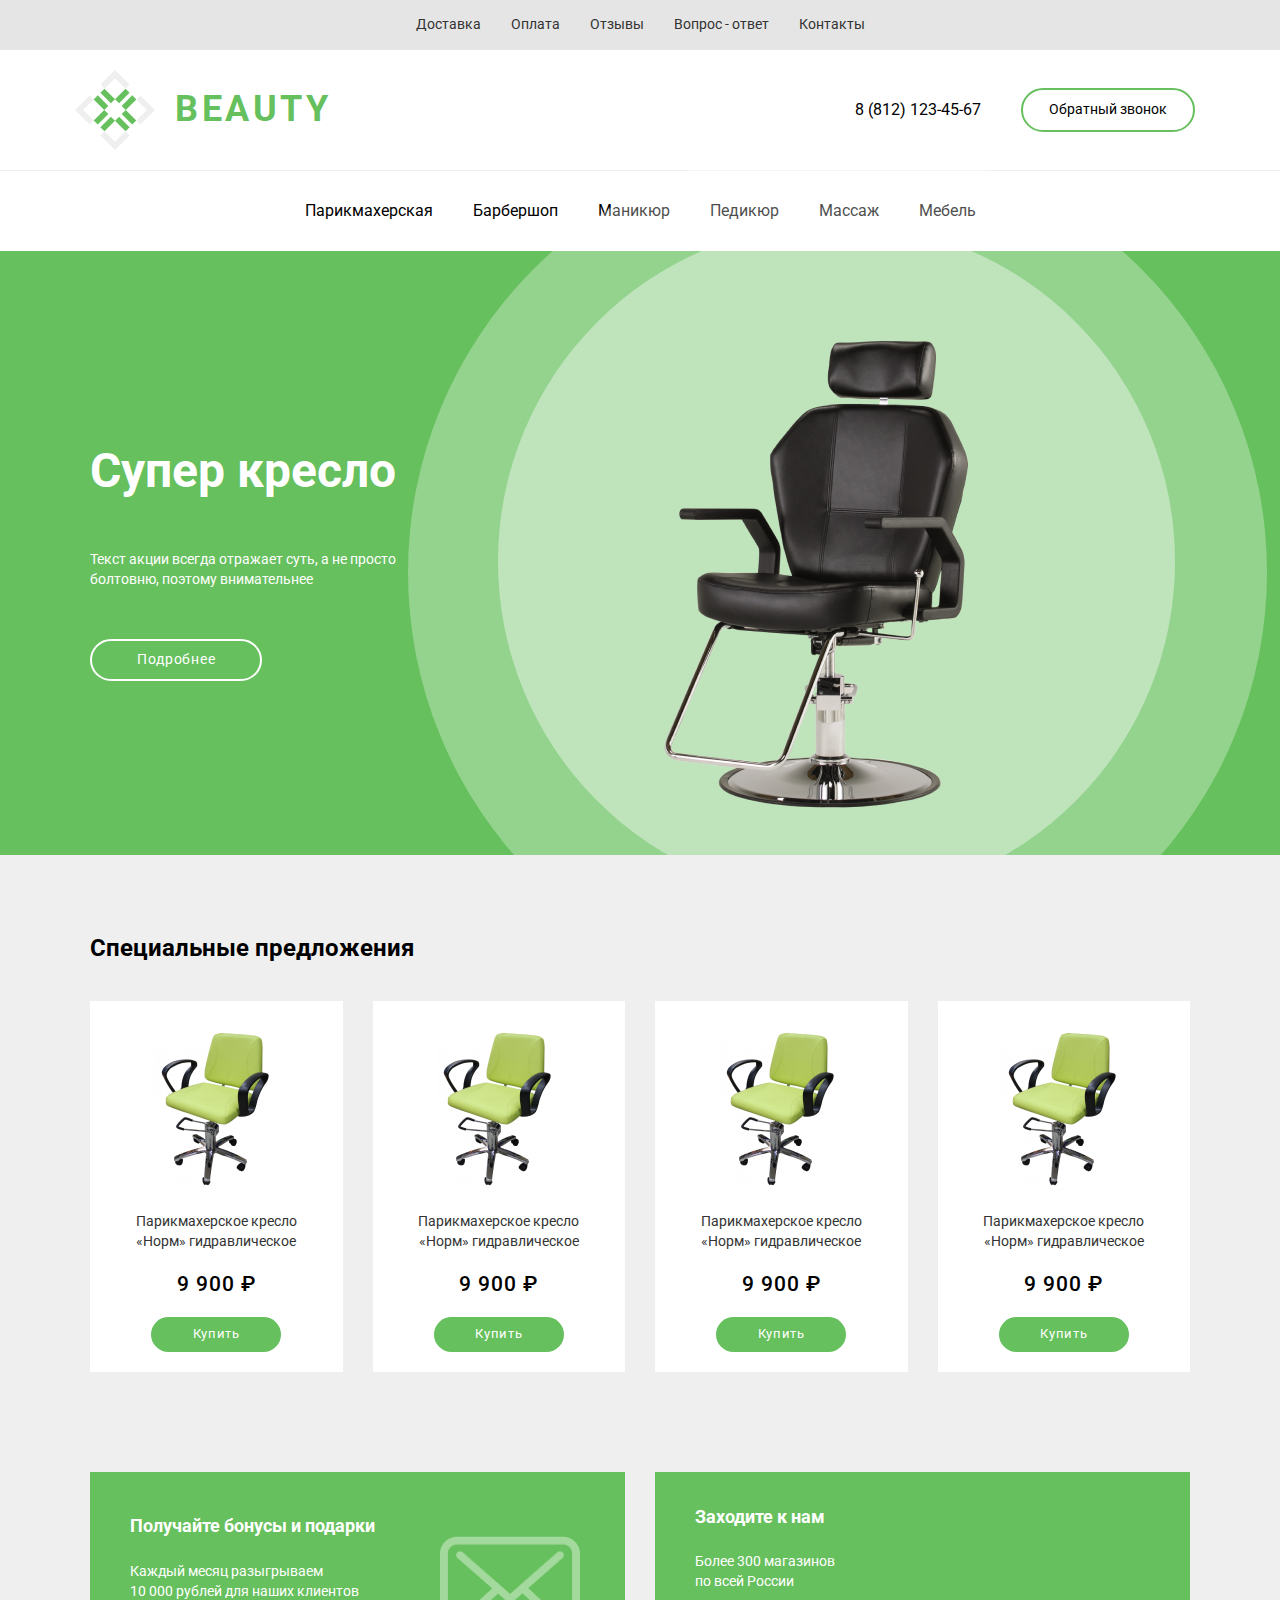
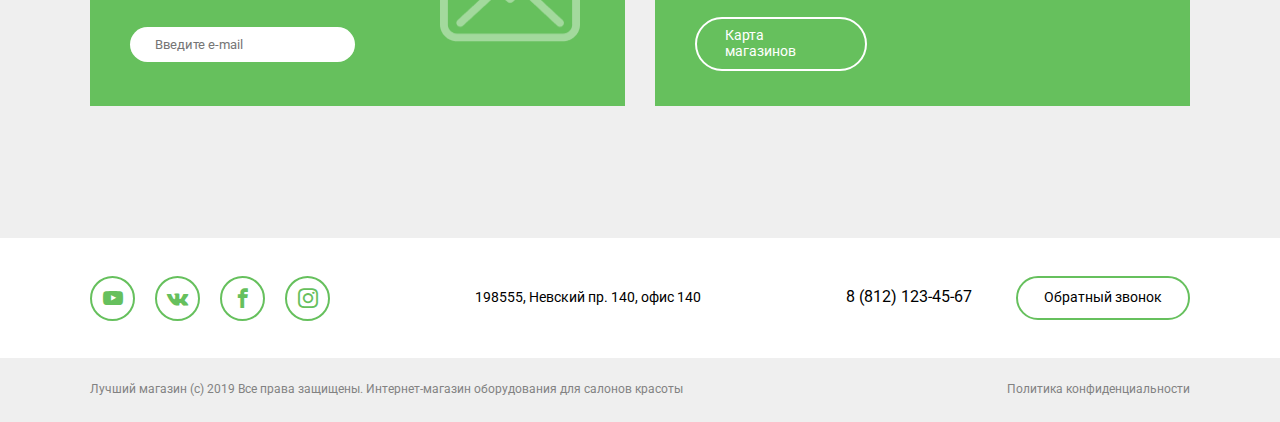
<file: Beauty/index.html>
<!DOCTYPE html>
<html lang="ru">
<head>
	<meta charset="UTF-8">
	<meta http-equiv="X-UA-Compatible" content="IE=edge">
	<meta name="viewport" content="width=device-width, initial-scale=1.0">


	<link rel="preconnect" href="https://fonts.googleapis.com">
	<link rel="preconnect" href="https://fonts.gstatic.com" crossorigin>
	<link href="https://fonts.googleapis.com/css2?family=Roboto:wght@400;500;700&display=swap" rel="stylesheet">


	
	<link rel="stylesheet" href="css/icon-font.css">
	<link rel="stylesheet" href="css/style.css">
	<title>Beauty</title>
</head>
<body>
	<div class="wrapper">
		<header class="header">
			<div class="header__top top-header">
				<div class="top-header__container container">
					<nav class="top-header__menu menu-top">
						<ul class="menu-top__top-header">
							<li class="menu-top__item"><a href="#" class="menu-top-link">Доставка</a></li>
							<li class="menu-top__item"><a href="#" class="menu-top-link">Оплата</a></li>
							<li class="menu-top__item"><a href="#" class="menu-top-link">Отзывы</a></li>
							<li class="menu-top__item"><a href="#" class="menu-top-link">Вопрос - ответ</a></li>
							<li class="menu-top__item"><a href="#" class="menu-top-link">Контакты</a></li>
						</ul>
					</nav>
				</div>
			</div>
			<div class="header__body body-header">
				<div class="body-header__container container">
					<div class="body-header__title">
						<a href="#" class="body-header__logo">
							<img src="icon/header/logo.svg" alt="logo">
						</a>
						<a href="#" class="body-header__name">BEAUTY</a>
					</div>
					<div class="body-header__phone phone-header phone-callback">
						<a href="tel:+78121234567" class="phone-header__number phone-callback__number">8 (812) 123-45-67</a>
						<button type="button" class="phone-header__button phone-callback__button">Обратный звонок</button>
					</div>
					<div class="menu__burger"><span></span></div>
					<div class="forMobile">
						<ul class="menu-forMobile__forMobile-header">
							<li class="menu-top__item"><a href="#" class="menu-top-link">Доставка</a></li>
							<li class="menu-top__item"><a href="#" class="menu-top-link">Оплата</a></li>
							<li class="menu-top__item"><a href="#" class="menu-top-link">Отзывы</a></li>
							<li class="menu-top__item"><a href="#" class="menu-top-link">Вопрос - ответ</a></li>
							<li class="menu-top__item"><a href="#" class="menu-top-link">Контакты</a></li>
							<li class="menu-bottom__item"><a href="#" class="menu-bottom__link">Парикмахерская</a></li>
							<li class="menu-bottom__item"><a href="#" class="menu-bottom__link">Барбершоп</a></li>
							<li class="menu-bottom__item"><a href="#" class="menu-bottom__link">Маникюр</a></li>
							<li class="menu-bottom__item"><a href="#" class="menu-bottom__link">Педикюр</a></li>
							<li class="menu-bottom__item"><a href="#" class="menu-bottom__link">Массаж</a></li>
							<li class="menu-bottom__item"><a href="#" class="menu-bottom__link">Мебель</a></li>
						</ul>
					</div>
				</div>
			</div>
			<div class="header__bottom bottom-header">
				<div class="bottom-header__container container">
					<nav class="bottom-header__menu menu-bottom">
						<ul class="menu-bottom__bottom-header">
							<li class="menu-bottom__item"><a href="#" class="menu-bottom__link">Парикмахерская</a></li>
							<li class="menu-bottom__item"><a href="#" class="menu-bottom__link">Барбершоп</a></li>
							<li class="menu-bottom__item"><a href="#" class="menu-bottom__link">Маникюр</a></li>
							<li class="menu-bottom__item"><a href="#" class="menu-bottom__link">Педикюр</a></li>
							<li class="menu-bottom__item"><a href="#" class="menu-bottom__link">Массаж</a></li>
							<li class="menu-bottom__item"><a href="#" class="menu-bottom__link">Мебель</a></li>
						</ul>
					</nav>
				</div>
			</div>
		</header>
		<main class="main">
			<div class="main__top top-main">
				<div class="top-main__container container">
					<div class="top-main__text text-top">
						<h1 class="text-top__title">Супер кресло</h1>
						<div class="text-top__info">Текст акции всегда отражает суть, а не просто болтовню, поэтому внимательнее</div>
						<div class="text-top__button">
							<a href="" class="text-top__button-link">Подробнее</a>
						</div>
					</div>
					<div class="top-main__img">
						<img src="img/chair.png" class="top-main__img-chair" alt="chair">
						<div class="top-main__img-whiteCircle"></div>
						<div class="top-main__img-greyCircle"></div>
					</div>
				</div>
			</div>
			<div class="main__offers offers-main">
				<div class="offers-main__container container">
					<h2 class="offers-main__title">Специальные предложения</h2>
					<div class="offers-main__body">
						<div class="offers-main__item item-offer">
							<div class="item-offer__img">
								<img src="img/item-chair.png" alt="">
							</div>
							<div class="item-offer__text">
								<div class="item-offer__info">Парикмахерское кресло «Норм» гидравлическое</div>
								<div class="item-offer__price">9 900 ₽</div>
								<button class="item-offer__button">Купить</button>
							</div>
						</div>
						<div class="offers-main__item item-offer">
							<div class="item-offer__img">
								<img src="img/item-chair.png" alt="">
							</div>
							<div class="item-offer__text">
								<div class="item-offer__info">Парикмахерское кресло «Норм» гидравлическое</div>
								<div class="item-offer__price">9 900 ₽</div>
								<button class="item-offer__button">Купить</button>
							</div>
						</div>
						<div class="offers-main__item item-offer">
							<div class="item-offer__img">
								<img src="img/item-chair.png" alt="">
							</div>
							<div class="item-offer__text">
								<div class="item-offer__info">Парикмахерское кресло «Норм» гидравлическое</div>
								<div class="item-offer__price">9 900 ₽</div>
								<button class="item-offer__button">Купить</button>
							</div>
						</div>
						<div class="offers-main__item item-offer">
							<div class="item-offer__img">
								<img src="img/item-chair.png" alt="">
							</div>
							<div class="item-offer__text">
								<div class="item-offer__info">Парикмахерское кресло «Норм» гидравлическое</div>
								<div class="item-offer__price">9 900 ₽</div>
								<button class="item-offer__button">Купить</button>
							</div>
						</div>
					</div>
				</div>
			</div>
			<div class="main__bottom bottom-main">
				<div class="bottom-main__container container">
					<div class="bottom-main__gift gift-bottom">
						<div class="gift-bottom__text">
							<div class="gift-bottom__title title-bottom">Получайте бонусы и подарки</div>
							<div class="gift-bottom__info info-bottom">Каждый месяц разыгрываем <br> 10 000 рублей для наших клиентов</div>
							<input type="text" class="gift-bottom__input" placeholder="Введите e-mail">
						</div>
						<img src="img/envelope.png" alt="" class="gift-bottom__img">
					</div>
					<div class="bottom-main__welcome welcome-bottom">
						<div class="welcome-bottom__text">
							<div class="welcome-bottom__title title-bottom">Заходите к нам</div>
							<div class="welcome-bottom__info info-bottom">Более 300 магазинов по всей России</div>
							<div class="welcome-bottom__button">
								<a href="#" class="welcome-bottom__button-map">Карта магазинов</a>
							</div>
						</div>
					</div>
				</div>
			</div>
		</main>
		<footer class="footer">
			<div class="footer__top top-footer">
				<div class="top-footer__container container">
					<div class="top-footer__social">
						<ul class="top-footer__social-list">
							<li class="top-footer__social-item"><a href="#" class="top-footer__social-link"><span class="icon-youtube"></span></a></li>
							<li class="top-footer__social-item"><a href="#" class="top-footer__social-link"><span class="icon-vk"></span></a></li>
							<li class="top-footer__social-item"><a href="#" class="top-footer__social-link"><span class="icon-facebook"></span></a></li>
							<li class="top-footer__social-item"><a href="#" class="top-footer__social-link"><span class="icon-instagram"></span></a></li>
						</ul>
					</div>
					<div class="top-footer__location">198555, Невский пр. 140, офис 140</div>
					<div class="top-footer__phone phone-footer phone-callback">
						<a href="tel:+78121234567" class="phone-footer__number phone-callback__number">8 (812) 123-45-67</a>
						<button type="button" class="phone-footer__button phone-callback__button">Обратный звонок</button>
					</div>
				</div>
			</div>
			<div class="footer__bottom  bottom-footer">
				<div class="bottom-footer__container container">
					<div class="bottom-footer__allrights">Лучший магазин (с) 2019 Все права защищены. Интернет-магазин оборудования для салонов красоты</div>
					<div class="bottom-footer__politics">Политика конфиденциальности</div>
				</div>
			</div>
		</footer>
	</div>
	<script src = "js/script.js"></script>
</body>
</html>
</file>
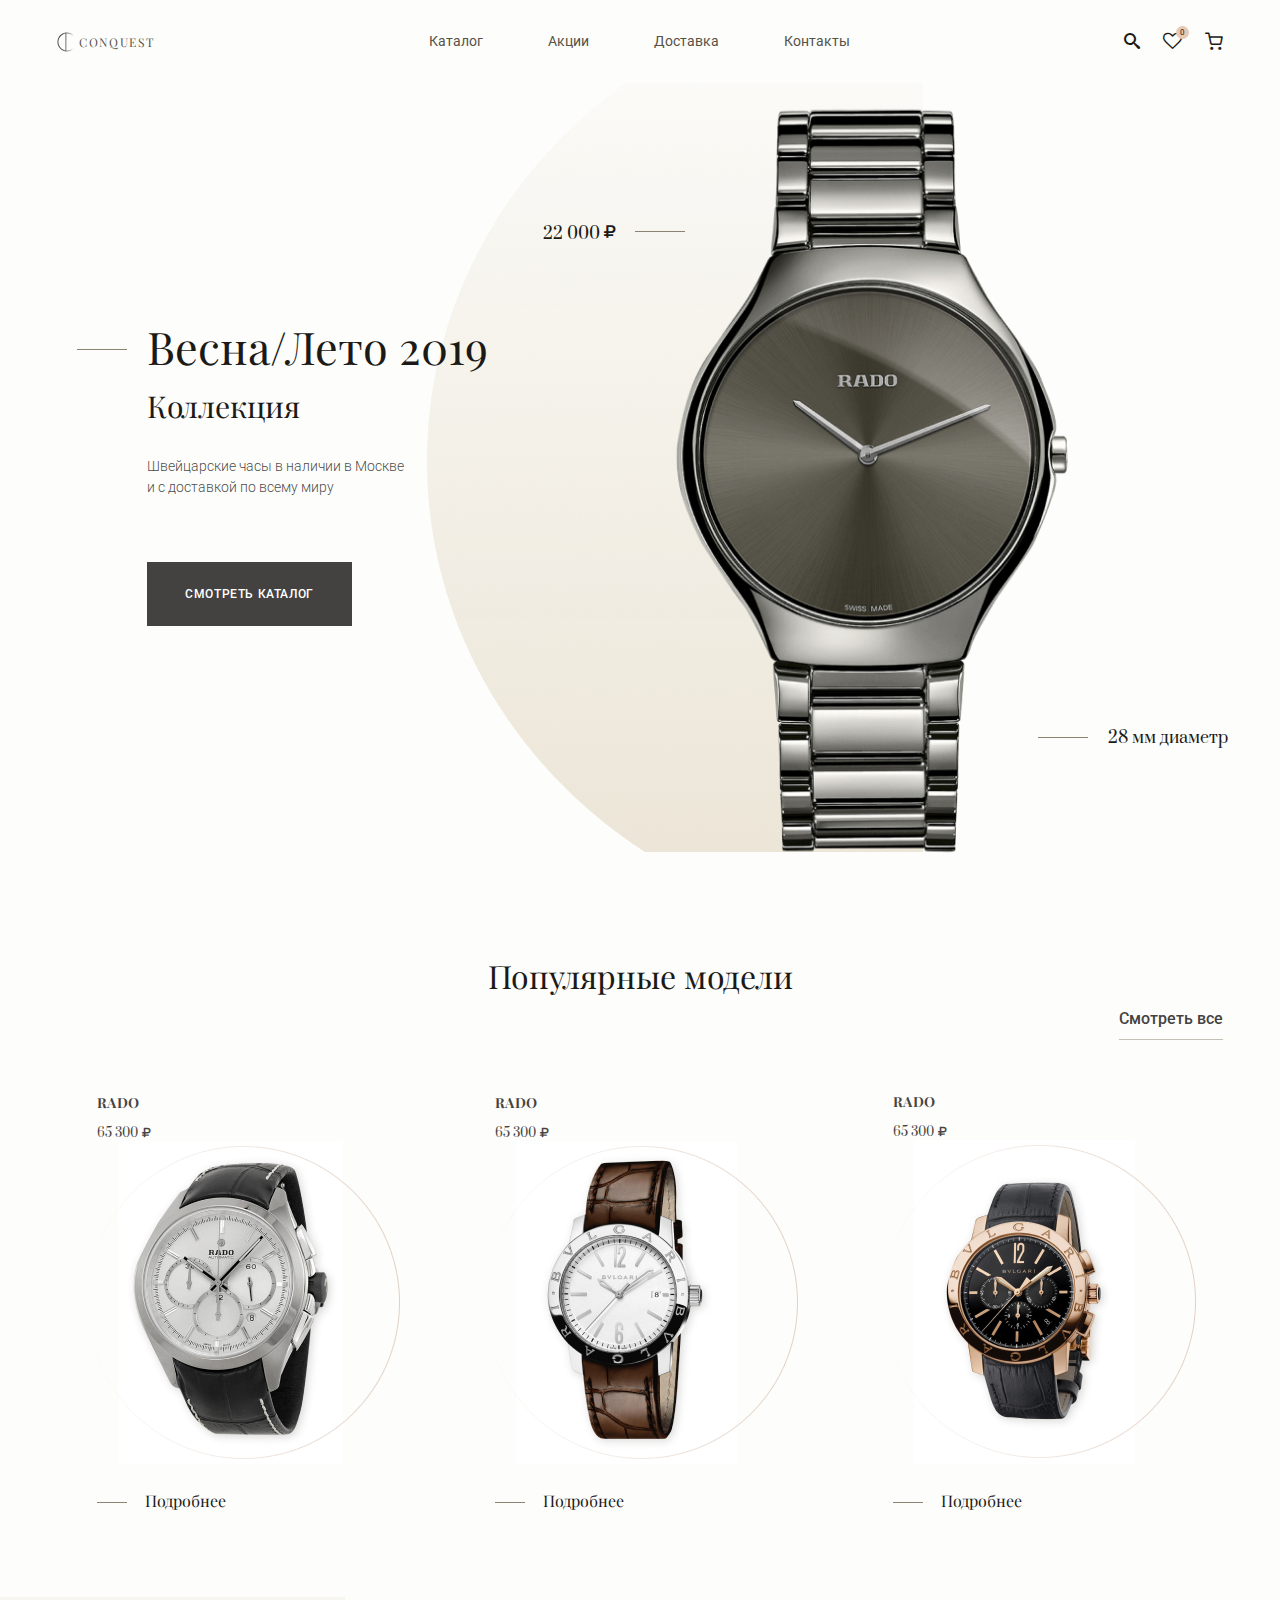
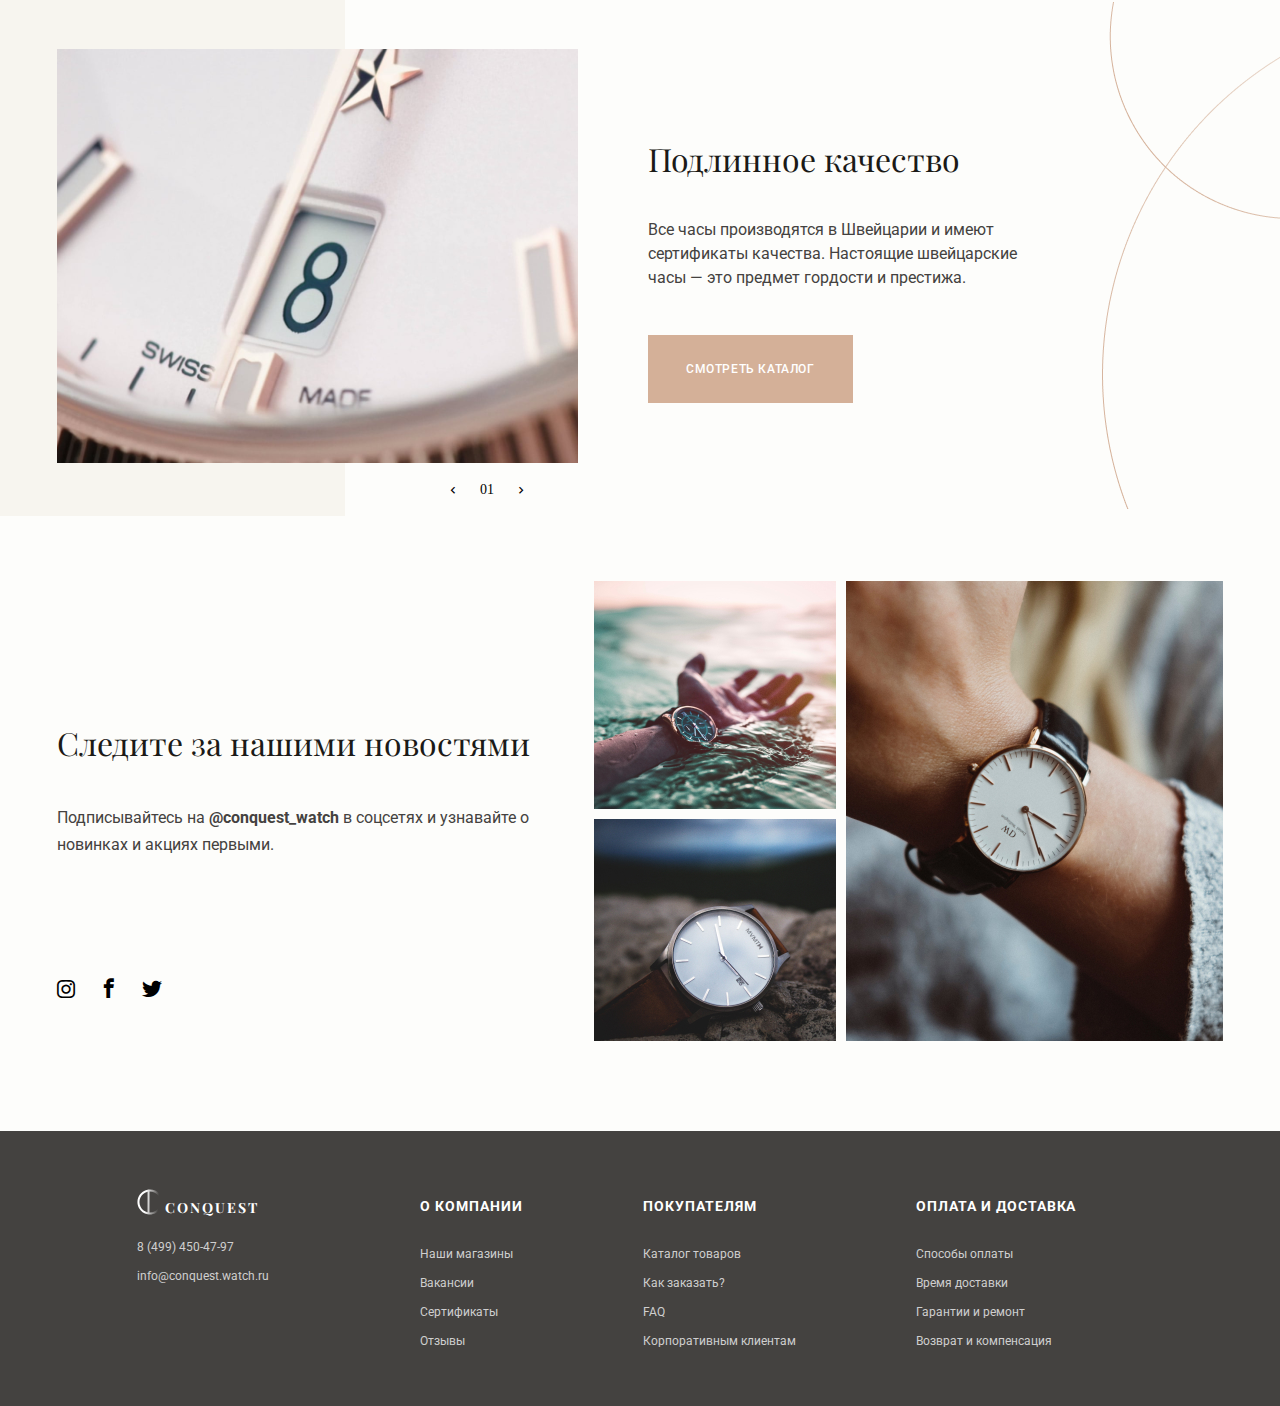
<file: Conquest/index.html>
<!DOCTYPE html>
<html lang="ru">
<head>
	<meta charset="UTF-8">
	<meta http-equiv="X-UA-Compatible" content="IE=edge">
	<meta name="viewport" content="width=device-width, initial-scale=1.0">
	<link rel="preconnect" href="https://fonts.googleapis.com">
	<link rel="preconnect" href="https://fonts.gstatic.com" crossorigin>
	<link href="https://fonts.googleapis.com/css2?family=Playfair+Display:wght@400;700&family=Prata&family=Roboto:wght@300;400;500;700&display=swap"rel="stylesheet">
	<link rel="stylesheet" href="css/fonts.css">
	<link rel="stylesheet" href="css/style.css">
	<title>Conquest</title>
</head>
<body>
	<div class="wrapper">
		<header class="header">
			<div class="header__container">
				<div class="header__main">
					<div class="header__logo">
						<img src="icons/logo.svg" alt="logo">
					</div>
					<div class="header__name">CONQUEST</div>
				</div>
				<div class="header__menu menu">
					<ul class="menu__list">
						<li class="menu__item"><a href="#" class="menu__link">Каталог</a></li>
						<li class="menu__item"><a href="#" class="menu__link">Акции</a></li>
						<li class="menu__item"><a href="#" class="menu__link">Доставка</a></li>
						<li class="menu__item"><a href="#" class="menu__link">Контакты</a></li>
					</ul>
				</div>
				<div class="header__icons">
					<a href="#" class="header__icon-search"><span class="icon-search"></span></a>
					<a href="#" class="header__icon-heart-o"><span class="icon-heart-o"><span>0</span></span></a>
					<a href="#" class="header__icon-shopping-cart"><span class="icon-shopping-cart"></span></a>
				</div>
			</div>
		</header>







		<main class="main">
			<div class="main__top top-main">
				<div class="top-main__container">
					<div class="top-main__content">
						<div class="top-main__text">
							<div class="top-main__text-top">
								<div class="top-main__title">Весна/Лето 2019</div>
								<div class="top-main__subtitle">Коллекция</div>
							</div>
							<div class="top-main__info">Швейцарские часы в наличии в Москве и с доставкой по всему миру</div>
						</div>
						<div class="top-main__button">
							<a href="#">Смотреть каталог</a>
						</div>
					</div>
					<div class="top-main__image">
						<div class="top-main__image-background"><img src="img/top-main__background.png" alt=""></div>
						<img class="top-main__image-watch" src="img/main-top__watch.png" alt="main-top__watch">
						<div class="top-main__image-price">22 000 <span class="icon-rouble"></span></div>
						<div class="top-main__image-diameter">28 мм диаметр</div>
					</div>
				</div>
			</div>
			<div class="main__popular popular-main">
				<div class="popular-main__container">
					<div class="popular-main__title">
						<h2>Популярные модели</h2>
					</div>
					<a href = "" class="popular-main__all"><span>Смотреть все</span></a>
					<div class="popular-main__body body-popular">
						<div class="body-popular__item item-popular">
							<div class="item-popular__text">
								<h4 class="item-popular__title">RADO</h4>
								<div class="item-popular__price">65 300<span class="icon-rouble"></span></div>
							</div>
							<div class="item-popular__image">
								<img class="item-popular__image-watch" src="img/watch_1.jpg" alt="">
								<div class="item-popular__imagae-background">
									<img src="img/background__popular-watch.png" alt="">
								</div>
							</div>
							<a href="#" class="item-popular__about"><span>Подробнее</span></a>
						</div>
						<div class="body-popular__item item-popular">
							<div class="item-popular__text">
								<h4 class="item-popular__title">RADO</h4>
								<div class="item-popular__price">65 300<span class="icon-rouble"></span></div>
							</div>
							<div class="item-popular__image">
								<img class="item-popular__image-watch" src="img/watch_2.jpg" alt="">
								<div class="item-popular__imagae-background">
									<img src="img/background__popular-watch.png" alt="">
								</div>
							</div>
							<a href="#" class="item-popular__about"><span>Подробнее</span></a>
						</div>
						<div class="body-popular__item item-popular">
							<div class="item-popular__text">
								<h4 class="item-popular__title">RADO</h4>
								<div class="item-popular__price">65 300<span class="icon-rouble"></span></div>
							</div>
							<div class="item-popular__image">
								<img class="item-popular__image-watch" src="img/watch_3.jpg" alt="">
								<div class="item-popular__imagae-background">
									<img src="img/background__popular-watch.png" alt="">
								</div>
							</div>
							<a href="#" class="item-popular__about"><span>Подробнее</span></a>
						</div>
					</div>
				</div>
			</div>
			<div class="main__quality quality-main">
				<div class="quality-main__container">
					<div class="quality-main__left">
						<img  class="quality-main__background" src="img/back-quality (1).png" alt="">
						<div class="quality-main__slider">
							<div class="quality-main__slide">
								<img src="img/image-slider.png" alt="">
							</div>
							<div class="quality-main__slider-button">
								<div class="quality-main__slider-arrow-left"><span class="icon-keyboard_arrow_left"></span></div>
								<span>01</span>
								<div class="quality-main__slider-arrow-right"><span class="icon-keyboard_arrow_right"></span></div>
							</div>
							
						</div>
					</div>
					<div class="quality-main__right">
						<div class="quality-main__text">
							<div class="quality-main__title">Подлинное качество</div>
							<div class="quality-main__subtitle">Все часы производятся в Швейцарии и имеют сертификаты качества. Настоящие швейцарские часы — это предмет гордости и
							престижа.</div>
						</div>
						<div class="quality-main__button">
							<a href="">СМОТРЕТЬ КАТАЛОГ</a>
						</div>
						<div class="quality-main__background-right">
							<img src="img/small-circle.png" class="quality-main__small-circle" alt="">
							<img src="img/big-circle.png" class="quality-main__big-circle" alt="">
		
						</div>
					</div>
				</div>
			</div>
			<div class="main__news news-main">
				<div class="news-main__container">
					<div class="news-main__body">
						<div class="news-main__text">
							<div class="news-main__title">Следите за нашими новостями</div>
							<div class="news-main__subtitle">Подписывайтесь на <span>@conquest_watch</span>  в соцсетях и узнавайте о новинках и акциях первыми.</div>
						</div>
						<div class="news-main__social">
							<span class="icon-instagram"></span>
							<span class="icon-facebook"></span>
							<span class="icon-twitter"></span>
						</div>
					</div>
					<div class="news-main__images">
						<div class="news-main__column">
							<img src="img/photo_column 1.jpg" alt="">
							<img src="img/photo_column 2.jpg" alt="">
						</div>
						<div class="news-main__row">
							<img src="img/photo_3.jpg" alt="">
						</div>
					</div>
				</div>
			</div>
		</main>




		<footer class="footer">
			<div class="footer__container">
				<div class="footer__main">
					<div class="footer__title">
						<div class="footer__logo">
							<img src="icons/footer-logo.svg" alt="">
						</div>
						<div class="footer__title-name">CONQUEST</div>
					</div>
					<div class="footer__contacts">
						<div class="footer__number">
							<a href="+74994504797">8 (499) 450-47-97</a>
						</div>
						<div class="footer__mail">
							<a href="info@conquest.watch.ru">info@conquest.watch.ru</a>
						</div>
					</div>
				</div>
				<div class="footer__content">
					<div class="footer__about">
						<div class="footer__name">о компании</div>
						<div class="footer__menu">
							<ul class="footer__menu-list">
								<li class="footer__menu-item"><a href="#" class="footer__menu-link">Наши магазины</a></li>
								<li class="footer__menu-item"><a href="#" class="footer__menu-link">Вакансии</a></li>
								<li class="footer__menu-item"><a href="#" class="footer__menu-link">Сертификаты</a></li>
								<li class="footer__menu-item"><a href="#" class="footer__menu-link">Отзывы</a></li>
							</ul>
						</div>
					</div>
					<div class="footer__client">
						<div class="footer__name">покупателям</div>
						<div class="footer__menu">
							<ul class="footer__menu-list">
								<li class="footer__menu-item"><a href="#" class="footer__menu-link">Каталог товаров</a></li>
								<li class="footer__menu-item"><a href="#" class="footer__menu-link">Как заказать?</a></li>
								<li class="footer__menu-item"><a href="#" class="footer__menu-link">FAQ</a></li>
								<li class="footer__menu-item"><a href="#" class="footer__menu-link">Корпоративным клиентам</a></li>
							</ul>
						</div>
					</div>
					<div class="footer__but-delivery">
						<div class="footer__name">оплата и доставка</div>
						<div class="footer__menu">
							<ul class="footer__menu-list">
								<li class="footer__menu-item"><a href="#" class="footer__menu-link">Способы оплаты</a></li>
								<li class="footer__menu-item"><a href="#" class="footer__menu-link">Время доставки</a></li>
								<li class="footer__menu-item"><a href="#" class="footer__menu-link">Гарантии и ремонт</a></li>
								<li class="footer__menu-item"><a href="#" class="footer__menu-link">Возврат и компенсация</a></li>
							</ul>
						</div>
					</div>
				</div>
			</div>
		</footer>
	</div>
</body>
</html>
</file>
<file: Beauty/css/icon-font.css>
@font-face {
  font-family: 'icomoon';
  src:  url('../fonts/icomoon.eot?8bmmed');
  src:  url('../fonts/icomoon.eot?8bmmed#iefix') format('embedded-opentype'),
    url('../fonts/icomoon.ttf?8bmmed') format('truetype'),
    url('../fonts/icomoon.woff?8bmmed') format('woff'),
    url('../fonts/icomoon.svg?8bmmed#icomoon') format('svg');
  font-weight: normal;
  font-style: normal;
  font-display: block;
}

[class^="icon-"], [class*=" icon-"] {
  /* use !important to prevent issues with browser extensions that change fonts */
  font-family: 'icomoon' !important;
  font-style: normal;
  font-weight: normal;
  font-variant: normal;
  text-transform: none;
  line-height: 1;

  /* Better Font Rendering =========== */
  -webkit-font-smoothing: antialiased;
  -moz-osx-font-smoothing: grayscale;
}

.icon-vk:before {
  content: "\e900";
}
.icon-facebook:before {
  content: "\ea90";
}
.icon-instagram:before {
  content: "\ea92";
}
.icon-youtube:before {
  content: "\ea9d";
}
</file>
<file: Beauty/css/style.css>
@charset "UTF-8";
* {
  padding: 0;
  margin: 0;
  border: 0;
}

*,
*:before,
*:after {
  /* при установке опрделнной ширине блока отступы тоже будут входить в эти значения, кроме margin*/
  -webkit-box-sizing: border-box;
  box-sizing: border-box;
}

:focus,
:active {
  outline: none;
}

a:focus,
a:active {
  outline: none;
}

nav,
footer,
header,
aside {
  display: block;
}

html,
body {
  height: 100%;
  width: 100%;
  font-size: 100%;
  line-height: 1;
  font-size: 14px;
  -ms-text-size-adjust: 100%;
  -moz-text-size-adjust: 100%;
  -webkit-text-size-adjust: 100%;
}

input,
button,
textarea {
  font-family: inherit;
}

input::-ms-clear {
  display: none;
}

/*крестик в поле для ввода в  интернете explorer*/
button {
  cursor: pointer;
}

button::moz-focus-inner {
  padding: 0;
  border: 0;
}

a,
a:visited {
  text-decoration: none;
}

a:hover {
  text-decoration: none;
}

a {
  color: inherit;
  font-family: inherit;
}

ul li {
  list-style: none;
}

img {
  vertical-align: top;
}

h1,
h2,
h3,
h4,
h5,
h6 {
  font-size: inherit;
  font-weight: 400;
}

body {
  font-family: "Roboto";
  font-weight: 400;
  color: #333333;
}
body._block {
  overflow: hidden;
}

.wrapper {
  overflow: hidden;
  display: -webkit-box;
  display: -ms-flexbox;
  display: flex;
  -webkit-box-orient: vertical;
  -webkit-box-direction: normal;
      -ms-flex-direction: column;
          flex-direction: column;
  min-height: 100%;
}

.main {
  -webkit-box-flex: 1;
      -ms-flex: 1 1 auto;
          flex: 1 1 auto;
}

.container {
  padding: 0 15px;
  max-width: 1130px;
  margin: 0 auto;
}

.phone-callback__number {
  font-size: 16px;
  line-height: 118%;
  color: #000000;
}
.phone-callback__button {
  font-size: 14px;
  line-height: 114%;
  color: #000000;
  background-color: #FFFFFF;
  padding: 12px 26px;
  border: 2px solid #66C05D;
  border-radius: 40px;
}

.header {
  position: relative;
}
.header__top {
  background-color: #E5E5E5;
  min-height: 50px;
  overflow: auto;
}
@media (max-width: 768px) {
  .header__top {
    display: none;
  }
}
.menu-top__top-header {
  min-height: 50px;
  display: -webkit-box;
  display: -ms-flexbox;
  display: flex;
  -webkit-box-pack: center;
      -ms-flex-pack: center;
          justify-content: center;
  -webkit-box-align: center;
      -ms-flex-align: center;
          align-items: center;
  overflow: auto;
}
@media (max-width: 768px) {
  .menu-top__top-header {
    display: none;
    height: 300px;
    overflow: auto;
  }
}
.menu-top__item {
  line-height: 114%;
  margin-right: 30px;
}
.menu-top__item:last-child {
  margin-right: 0;
}
@media (max-width: 768px) {
  .menu-top__item {
    margin: 0 0 50px 0;
    text-align: center;
    font-size: 30px;
    position: relative;
    z-index: 400;
  }
  .menu-top__item:last-child {
    margin-bottom: 170px;
    background-color: red;
  }
}

.body-header__container {
  padding: 20px 0 20px 0;
  display: -webkit-box;
  display: -ms-flexbox;
  display: flex;
  -webkit-box-pack: justify;
      -ms-flex-pack: justify;
          justify-content: space-between;
  -webkit-box-align: center;
      -ms-flex-align: center;
          align-items: center;
}
.body-header__title {
  display: -webkit-box;
  display: -ms-flexbox;
  display: flex;
  -webkit-box-align: center;
      -ms-flex-align: center;
          align-items: center;
  margin-right: 15px;
}
.body-header__logo {
  margin-right: 20px;
}
@media (max-width: 426px) {
  .body-header__logo {
    margin-right: 5px;
  }
}
.body-header__name {
  font-weight: 700;
  font-size: 36px;
  line-height: 116%;
  letter-spacing: 0.1em;
  color: #66C05D;
}
@media (max-width: 601px) {
  .body-header__name {
    display: none;
  }
}
.body-header__phone {
  display: -webkit-box;
  display: -ms-flexbox;
  display: flex;
  -webkit-box-align: center;
      -ms-flex-align: center;
          align-items: center;
  margin: 0 10px 0 0;
}
@media (max-width: 768px) {
  .body-header__phone {
    display: block;
    text-align: center;
  }
}

.phone-header__number {
  margin: 0 40px 0 0;
}
@media (max-width: 768px) {
  .phone-header__number {
    display: block;
    margin: 0 0 10px 0;
  }
}
@media (max-width: 426px) {
  .phone-header__button {
    padding: 8px 18px;
  }
}

.menu__burger {
  display: none;
}
@media (max-width: 768px) {
  .menu__burger {
    margin-right: 15px;
    display: block;
    position: relative;
    width: 30px;
    height: 19px;
    top: 0;
    left: 0;
    cursor: pointer;
  }
  .menu__burger span, .menu__burger:before, .menu__burger:after {
    content: "";
    position: absolute;
    width: 100%;
    height: 3px;
    left: 0;
    background-color: #66C05D;
    -webkit-transition: all 0.3s;
    transition: all 0.3s;
    z-index: 700;
  }
  .menu__burger:before {
    top: 0;
  }
  .menu__burger:after {
    bottom: 0;
  }
  .menu__burger span {
    top: 8px;
    -webkit-transform: scale(1);
            transform: scale(1);
  }
  .menu__burger._active span {
    -webkit-transform: scale(0);
            transform: scale(0);
  }
  .menu__burger._active:before {
    -webkit-transform: rotate(-45deg);
            transform: rotate(-45deg);
    top: 8px;
  }
  .menu__burger._active:after {
    -webkit-transform: rotate(45deg);
            transform: rotate(45deg);
    top: 8px;
  }
}

.forMobile {
  position: absolute;
  top: 0;
  left: -100%;
  background-color: #E5E5E5;
}
.forMobile._active {
  left: 0;
  -webkit-transition: all 1s;
  transition: all 1s;
  position: absolute;
  top: 0;
  z-index: 500;
  width: 100%;
  height: 100%;
  min-height: 400px;
  overflow: auto;
}
@media (max-width: 768px) {
  .forMobile._active {
    -webkit-transition: all 1s;
    transition: all 1s;
    position: absolute;
    top: 0;
    z-index: 100;
    width: 100%;
    background-color: #E5E5E5;
  }
}

.menu-forMobile__forMobile-header._active {
  min-height: 100%;
}

.bottom-header {
  border-top: 1px solid #EFEFEF;
  min-height: 80px;
  overflow: auto;
}
@media (max-width: 768px) {
  .bottom-header {
    display: none;
  }
}
.menu-bottom__bottom-header {
  display: -webkit-box;
  display: -ms-flexbox;
  display: flex;
  -webkit-box-pack: center;
      -ms-flex-pack: center;
          justify-content: center;
  -webkit-box-align: center;
      -ms-flex-align: center;
          align-items: center;
  min-height: 80px;
}
.menu-bottom__item {
  font-size: 16px;
  line-height: 118%;
  color: #000000;
  margin: 0 40px 0 0;
}
.menu-bottom__item:last-child {
  margin: 0;
}
@media (max-width: 768px) {
  .menu-bottom__item {
    margin: 0 0px 30px 0px;
    text-align: center;
    font-size: 30px;
  }
  .menu-bottom__item:last-child {
    margin: 0 0 30px 0;
  }
}
.top-main {
  background-color: #66C05D;
}
.top-main__container {
  padding-top: 192px;
  display: -webkit-box;
  display: -ms-flexbox;
  display: flex;
}
@media (max-width: 1024px) {
  .top-main__container {
    padding-top: 120px;
  }
}
@media (max-width: 1024px) {
  .top-main__container {
    margin-bottom: 50px;
  }
}
@media (max-width: 768px) {
  .top-main__container {
    display: block;
    padding-top: 50px;
    margin: 0;
  }
}
@media (max-width: 1024px) {
  .top-main__text {
    margin-bottom: 50px;
  }
}
@media (max-width: 768px) {
  .top-main__text {
    text-align: center;
  }
}
.top-main__img {
  position: relative;
  left: 0;
  display: -webkit-box;
  display: -ms-flexbox;
  display: flex;
  max-height: 412px;
}
@media (max-width: 1200px) {
  .top-main__img {
    left: 80px;
    top: 50px;
  }
}
@media (max-width: 1024px) {
  .top-main__img {
    left: 50px;
    top: 120px;
  }
}
@media (max-width: 768px) {
  .top-main__img {
    left: 120px;
    height: 800px;
    top: 270px;
    display: none;
  }
}
.top-main__img-chair {
  position: relative;
  width: 584px;
  height: 584px;
  top: -155px;
  left: 130px;
  z-index: 1000;
}
@media (max-width: 1200px) {
  .top-main__img-chair {
    height: 400px;
    width: 400px;
    left: 160px;
  }
}
@media (max-width: 1024px) {
  .top-main__img-chair {
    height: 250px;
    width: 250px;
    left: 120px;
  }
}
.top-main__img-whiteCircle {
  width: 677px;
  height: 677px;
  background: rgba(255, 255, 255, 0.4);
  border-radius: 50%;
  position: absolute;
  z-index: 100;
  top: -220px;
  left: 100px;
}
@media (max-width: 1200px) {
  .top-main__img-whiteCircle {
    height: 550px;
    width: 550px;
  }
}
@media (max-width: 1024px) {
  .top-main__img-whiteCircle {
    height: 380px;
    width: 380px;
    left: 70px;
  }
}
.top-main__img-greyCircle {
  height: 859px;
  width: 859px;
  background: rgba(255, 255, 255, 0.3);
  border-radius: 50%;
  position: absolute;
  top: -300px;
  left: 10px;
}
@media (max-width: 1200px) {
  .top-main__img-greyCircle {
    top: -290px;
    left: 20px;
    height: 700px;
    width: 700px;
  }
}
@media (max-width: 1024px) {
  .top-main__img-greyCircle {
    height: 470px;
    width: 470px;
    top: -270px;
  }
}

.text-top {
  color: #FFFFFF;
}
.text-top__title {
  font-weight: 700;
  font-size: 48px;
  line-height: 116%;
  margin-bottom: 50px;
}
.text-top__info {
  line-height: 143%;
  margin-bottom: 50px;
  max-width: 308px;
}
@media (max-width: 768px) {
  .text-top__info {
    max-width: none;
  }
}
.text-top__button {
  background: #66C05D;
  border: 2px solid #FFFFFF;
  border-radius: 40px;
  display: inline-block;
}
.text-top__button-link {
  line-height: 114%;
  letter-spacing: 0.05em;
  display: inline-block;
  padding: 11px 45px;
}

.offers-main {
  background-color: #EFEFEF;
  margin-bottom: 100px;
  position: relative;
  z-index: 400;
}
.offers-main__container {
  padding-top: 80px;
}
.offers-main__title {
  font-weight: 700;
  font-size: 24px;
  line-height: 116%;
  color: #000000;
  margin-bottom: 38px;
  text-align: left;
}
@media (max-width: 1170px) {
  .offers-main__title {
    text-align: center;
  }
}
.offers-main__body {
  display: -webkit-box;
  display: -ms-flexbox;
  display: flex;
  -webkit-box-align: center;
      -ms-flex-align: center;
          align-items: center;
}
@media (max-width: 1170px) {
  .offers-main__body {
    -ms-flex-wrap: wrap;
        flex-wrap: wrap;
    -webkit-box-pack: center;
        -ms-flex-pack: center;
            justify-content: center;
  }
}
@media (max-width: 768px) {
  .offers-main__body {
    -ms-flex-wrap: wrap;
        flex-wrap: wrap;
    -webkit-box-pack: center;
        -ms-flex-pack: center;
            justify-content: center;
  }
}
.offers-main__item {
  text-align: center;
  width: 255px;
  background-color: #FFFFFF;
  margin-right: 30px;
}
.offers-main__item:last-child {
  margin-right: 0;
}
@media (max-width: 1170px) {
  .offers-main__item {
    max-width: none;
    margin: 0 0px 30px 0;
    -webkit-box-flex: 1;
        -ms-flex: 1 0 100%;
            flex: 1 0 100%;
  }
}
@media (max-width: 768px) {
  .offers-main__item {
    max-width: none;
    margin: 0 0px 30px 0;
    -webkit-box-flex: 1;
        -ms-flex: 1 1 100%;
            flex: 1 1 100%;
  }
}

.item-offer__img {
  margin-bottom: 20px;
  padding-top: 25px;
}
.item-offer__text {
  display: -webkit-box;
  display: -ms-flexbox;
  display: flex;
  -webkit-box-orient: vertical;
  -webkit-box-direction: normal;
      -ms-flex-direction: column;
          flex-direction: column;
  -webkit-box-pack: center;
      -ms-flex-pack: center;
          justify-content: center;
  -webkit-box-align: center;
      -ms-flex-align: center;
          align-items: center;
}
.item-offer__info {
  line-height: 142%;
  color: #333333;
  margin-bottom: 20px;
  max-width: 195px;
}
.item-offer__price {
  font-weight: 500;
  font-size: 21px;
  line-height: 119%;
  letter-spacing: 0.05em;
  color: #000000;
  margin-bottom: 20px;
}
.item-offer__button {
  background: #66C05D;
  border-radius: 30px;
  line-height: 114%;
  letter-spacing: 0.05em;
  color: #FFFFFF;
  width: 130px;
  height: 35px;
  margin-bottom: 20px;
}

.main {
  background-color: #EFEFEF;
}
.bottom-main {
  margin-bottom: 132px;
}
@media (max-width: 586px) {
  .bottom-main {
    margin-bottom: 50px;
  }
}
.bottom-main__container {
  display: -webkit-box;
  display: -ms-flexbox;
  display: flex;
  -webkit-box-flex: 1;
      -ms-flex: 1 1 50%;
          flex: 1 1 50%;
}
@media (max-width: 1024px) {
  .bottom-main__container {
    -ms-flex-wrap: wrap;
        flex-wrap: wrap;
  }
}
.bottom-main__gift {
  background-color: #66C05D;
  display: -webkit-box;
  display: -ms-flexbox;
  display: flex;
  -webkit-box-pack: justify;
      -ms-flex-pack: justify;
          justify-content: space-between;
  -webkit-box-align: center;
      -ms-flex-align: center;
          align-items: center;
  width: 100%;
  margin-right: 30px;
}
@media (max-width: 1024px) {
  .bottom-main__gift {
    width: 100%;
    margin: 0 0 30px 0;
  }
}
.bottom-main__welcome {
  background-color: #66C05D;
  width: 100%;
}

.title-bottom {
  font-weight: 700;
  font-size: 18px;
  line-height: 116%;
  color: #FFFFFF;
}

.info-bottom {
  line-height: 142%;
  color: #FFFFFF;
}

.gift-bottom__text {
  margin: 35px 0 35px 40px;
}
@media (max-width: 586px) {
  .gift-bottom__text {
    width: 100%;
    margin: 35px 0 35px 10px;
    text-align: center;
  }
}
.gift-bottom__title {
  margin-bottom: 25px;
}
.gift-bottom__info {
  max-width: 231px;
  margin-bottom: 25px;
}
@media (max-width: 586px) {
  .gift-bottom__info {
    max-width: none;
    text-align: center;
  }
}
.gift-bottom__input {
  padding-left: 25px;
  background-color: #FFFFFF;
  border-radius: 30px;
  width: 225px;
  height: 35px;
}
.gift-bottom__img {
  width: 140px;
  height: 106px;
  margin-right: 45px;
}
@media (max-width: 586px) {
  .gift-bottom__img {
    display: none;
  }
}

.welcome-bottom__text {
  margin: 35px 0 35px 40px;
}
@media (max-width: 586px) {
  .welcome-bottom__text {
    margin: 35px 0 35px 10px;
    display: -webkit-box;
    display: -ms-flexbox;
    display: flex;
    -webkit-box-orient: vertical;
    -webkit-box-direction: normal;
        -ms-flex-direction: column;
            flex-direction: column;
    -webkit-box-align: center;
        -ms-flex-align: center;
            align-items: center;
  }
}
.welcome-bottom__title {
  margin-bottom: 25px;
}
.welcome-bottom__info {
  margin-bottom: 25px;
  max-width: 141px;
}
.welcome-bottom__button {
  background: #66C05D;
  border: 2px solid #FFFFFF;
  border-radius: 30px;
  max-width: 172px;
}
.welcome-bottom__button-map {
  display: inline-block;
  line-height: 114%;
  color: #FFFFFF;
  padding: 9px 28px;
}

.top-footer__container {
  min-height: 120px;
  display: -webkit-box;
  display: -ms-flexbox;
  display: flex;
  -webkit-box-pack: justify;
      -ms-flex-pack: justify;
          justify-content: space-between;
  -webkit-box-align: center;
      -ms-flex-align: center;
          align-items: center;
}
@media (max-width: 768px) {
  .top-footer__container {
    display: -webkit-box;
    display: -ms-flexbox;
    display: flex;
    -webkit-box-orient: vertical;
    -webkit-box-direction: normal;
        -ms-flex-direction: column;
            flex-direction: column;
    -webkit-box-pack: center;
        -ms-flex-pack: center;
            justify-content: center;
  }
}
.top-footer__social {
  margin-right: 10px;
}
@media (max-width: 768px) {
  .top-footer__social {
    margin: 20px 0 40px 0;
  }
}
.top-footer__social-list {
  color: #66C05D;
  display: -webkit-box;
  display: -ms-flexbox;
  display: flex;
}
.top-footer__social-item:not(:last-child) {
  margin-right: 20px;
}
@media (max-width: 1024px) {
  .top-footer__social-item:not(:last-child) {
    margin-right: 10px;
  }
}
@media (max-width: 768px) {
  .top-footer__social-item:not(:last-child) {
    margin-right: 30px;
  }
}
.top-footer__social-link {
  border: 2px solid #66C05D;
  border-radius: 50%;
  width: 45px;
  height: 45px;
  display: -webkit-box;
  display: -ms-flexbox;
  display: flex;
  -webkit-box-pack: center;
      -ms-flex-pack: center;
          justify-content: center;
  -webkit-box-align: center;
      -ms-flex-align: center;
          align-items: center;
}
.top-footer__social-link span {
  font-size: 20px;
}
.top-footer__location {
  line-height: 114%;
  color: #000000;
  margin-right: 10px;
}
@media (max-width: 768px) {
  .top-footer__location {
    margin: 0 0 50px 0;
    font-size: 16px;
  }
}

.phone-footer {
  font-size: 16px;
  line-height: 118%;
  color: #000000;
}
@media (max-width: 1024px) {
  .phone-footer {
    text-align: center;
  }
}
.phone-footer__number {
  margin-right: 40px;
}
@media (max-width: 1024px) {
  .phone-footer__number {
    display: block;
    margin: 0 0 20px 0;
    text-align: center;
  }
}
@media (max-width: 768px) {
  .phone-footer__number {
    margin: 0 0 10px 0;
    font-size: 20px;
  }
}
@media (max-width: 1024px) {
  .phone-footer__button {
    display: block;
    text-align: center;
  }
}
@media (max-width: 768px) {
  .phone-footer__button {
    margin: 0 0 20px 0;
    font-size: 20px;
  }
}

.bottom-footer {
  background-color: #EFEFEF;
}
.bottom-footer__container {
  display: -webkit-box;
  display: -ms-flexbox;
  display: flex;
  -webkit-box-pack: justify;
      -ms-flex-pack: justify;
          justify-content: space-between;
  -webkit-box-align: center;
      -ms-flex-align: center;
          align-items: center;
  min-height: 64px;
  color: #828282;
  font-size: 12px;
}
@media (max-width: 1024px) {
  .bottom-footer__container {
    display: block;
    text-align: center;
  }
}
.bottom-footer__allrights {
  line-height: 116%;
  margin-right: 10px;
}
@media (max-width: 1024px) {
  .bottom-footer__allrights {
    padding-top: 15px;
    margin: 0px 0 15px 0;
  }
}
.bottom-footer__politics {
  line-height: 116%;
}
@media (max-width: 1024px) {
  .bottom-footer__politics {
    vertical-align: middle;
  }
}/*# sourceMappingURL=style.css.map */
</file>
<file: Conquest/css/fonts.css>
@font-face {
  font-family: 'icomoon';
  src:  url('../fonts/icomoon.eot?n2tikb');
  src:  url('../fonts/icomoon.eot?n2tikb#iefix') format('embedded-opentype'),
    url('../fonts/icomoon.ttf?n2tikb') format('truetype'),
    url('../fonts/icomoon.woff?n2tikb') format('woff'),
    url('../fonts/icomoon.svg?n2tikb#icomoon') format('svg');
  font-weight: normal;
  font-style: normal;
  font-display: block;
}

[class^="icon-"], [class*=" icon-"] {
  /* use !important to prevent issues with browser extensions that change fonts */
  font-family: 'icomoon' !important;
  font-style: normal;
  font-weight: normal;
  font-variant: normal;
  text-transform: none;
  line-height: 1;

  /* Better Font Rendering =========== */
  -webkit-font-smoothing: antialiased;
  -moz-osx-font-smoothing: grayscale;
}

.icon-shopping-cart:before {
  content: "\e901";
}
.icon-keyboard_arrow_right:before {
  content: "\e902";
}
.icon-keyboard_arrow_left:before {
  content: "\e904";
}
.icon-rouble:before {
  content: "\e903";
}
.icon-heart-o:before {
  content: "\e900";
}
.icon-search:before {
  content: "\e986";
}
.icon-facebook:before {
  content: "\ea90";
}
.icon-instagram:before {
  content: "\ea92";
}
.icon-twitter:before {
  content: "\ea96";
}
</file>
<file: Conquest/css/style.css>
@charset "UTF-8";
* {
  padding: 0;
  margin: 0;
  border: 0;
}

*,
*:before,
*:after {
  /* при установке опрделнной ширине блока отступы тоже будут входить в эти значения, кроме margin*/
  -webkit-box-sizing: border-box;
  box-sizing: border-box;
}

:focus,
:active {
  outline: none;
}

a:focus,
a:active {
  outline: none;
}

a {
  color: inherit;
  font-family: inherit;
}

nav,
footer,
header,
aside {
  display: block;
}

html,
body {
  height: 100%;
  width: 100%;
  font-size: 100%;
  line-height: 1;
  font-size: 14px;
  -ms-text-size-adjust: 100%;
  -moz-text-size-adjust: 100%;
  -webkit-text-size-adjust: 100%;
}

input,
button,
textarea {
  font-family: inherit;
}

input::-ms-clear {
  display: none;
}

/*крестик в поле для ввода в  интернете explorer*/
button {
  cursor: pointer;
}

button::moz-focus-inner {
  padding: 0;
  border: 0;
}

a,
a:visited {
  text-decoration: none;
}

a:hover {
  text-decoration: none;
}

ul li {
  list-style: none;
}

img {
  vertical-align: top;
}

h1,
h2,
h3,
h4,
h5,
h6 {
  font-size: inherit;
  font-weight: 400;
}

body {
  background-color: #FDFDFB;
}

.wrapper {
  min-height: 100%;
  overflow: hidden;
  display: -webkit-box;
  display: -ms-flexbox;
  display: flex;
  -webkit-box-orient: vertical;
  -webkit-box-direction: normal;
      -ms-flex-direction: column;
          flex-direction: column;
}

.main {
  -webkit-box-flex: 1;
      -ms-flex: 1 1 auto;
          flex: 1 1 auto;
}

.header__container {
  max-width: 1166px;
  min-height: 83px;
  margin: 0 auto;
  display: -webkit-box;
  display: -ms-flexbox;
  display: flex;
  -webkit-box-pack: justify;
      -ms-flex-pack: justify;
          justify-content: space-between;
  -webkit-box-align: center;
      -ms-flex-align: center;
          align-items: center;
}
.header__main {
  display: -webkit-box;
  display: -ms-flexbox;
  display: flex;
  -webkit-box-pack: center;
      -ms-flex-pack: center;
          justify-content: center;
  -webkit-box-align: center;
      -ms-flex-align: center;
          align-items: center;
  margin: 0 10px 0 0;
}
.header__logo {
  margin: 0 2px 0 0;
}
.header__name {
  font-family: "Playfair Display";
  font-style: normal;
  font-weight: 400;
  font-size: 12px;
  line-height: 16px;
  letter-spacing: 0.14em;
  color: #555248;
}
.header__menu {
  margin: 0 10px 0 0;
}
.header__icons {
  display: -webkit-box;
  display: -ms-flexbox;
  display: flex;
  -webkit-box-align: center;
      -ms-flex-align: center;
          align-items: center;
}
.header__icons a:not(:last-child) {
  margin: 0 23px 0 0;
}
.header__icon-heart-o {
  position: relative;
  top: 0;
  left: 0;
}
.menu__list {
  display: -webkit-box;
  display: -ms-flexbox;
  display: flex;
}
.menu__list a {
  font-family: "Roboto";
  color: #555248;
}
.menu__list li:not(:last-child) {
  margin: 0 65px 0 0;
}
.icon-search {
  font-size: 16px;
  color: #1B1A17;
}

.icon-heart-o {
  font-size: 19px;
  color: #1B1A17;
}
.icon-heart-o span {
  width: 13px;
  height: 13px;
  background-color: #E6C8B4;
  border-radius: 50%;
  position: absolute;
  top: -5px;
  right: -7px;
  font-family: "Roboto";
  font-size: 8px;
  line-height: 9px;
  color: #1B1A17;
  display: -webkit-box;
  display: -ms-flexbox;
  display: flex;
  -webkit-box-pack: center;
      -ms-flex-pack: center;
          justify-content: center;
  -webkit-box-align: center;
      -ms-flex-align: center;
          align-items: center;
}

.icon-shopping-cart {
  font-size: 18px;
  color: #1B1A17;
}

.top-main__container {
  max-width: 1166px;
  margin: 0 auto;
  display: -webkit-box;
  display: -ms-flexbox;
  display: flex;
  -webkit-box-pack: justify;
      -ms-flex-pack: justify;
          justify-content: space-between;
  -webkit-box-align: center;
      -ms-flex-align: center;
          align-items: center;
}
.top-main__content {
  margin: -20px 134px 0 90px;
  position: relative;
  z-index: 1000;
}
.top-main__content:before {
  content: "";
  display: inline-block;
  width: 50px;
  height: 1px;
  background-color: #8B8371;
  position: absolute;
  top: 33px;
  left: -70px;
}
.top-main__text-top {
  color: #1B1A17;
  margin: 0 0 30px 0;
}
.top-main__title {
  font-family: "Playfair Display";
  font-size: 45px;
  line-height: 60px;
  margin: 0 0 10px 0;
  display: -webkit-box;
  display: -ms-flexbox;
  display: flex;
  -webkit-box-align: center;
      -ms-flex-align: center;
          align-items: center;
}
.top-main__subtitle {
  font-family: "Playfair Display";
  font-style: normal;
  font-weight: 400;
  font-size: 30px;
  line-height: 40px;
}
.top-main__info {
  font-family: "Roboto";
  font-weight: 300;
  line-height: 21px;
  color: rgba(27, 26, 23, 0.82);
  max-width: 258px;
  margin: 0 0 64px 0;
}
.top-main__button {
  background-color: #444240;
  width: 205px;
  height: 64px;
  display: -webkit-box;
  display: -ms-flexbox;
  display: flex;
  -webkit-box-pack: center;
      -ms-flex-pack: center;
          justify-content: center;
  -webkit-box-align: center;
      -ms-flex-align: center;
          align-items: center;
}
.top-main__button a {
  font-family: "Roboto";
  font-style: normal;
  font-weight: 500;
  font-size: 12px;
  line-height: 14px;
  letter-spacing: 0.05em;
  text-transform: uppercase;
  color: #FFFFFF;
}
.top-main__image {
  color: #1B1A17;
  margin: 0 100px 0 0;
  position: relative;
  top: 0;
  left: 0;
}
.top-main__image-background img {
  position: absolute;
  top: 0;
  right: 200px;
  z-index: 0;
}
.top-main__image-watch {
  max-width: 500px;
  max-height: 800px;
  position: relative;
  z-index: 100;
}
.top-main__image-price {
  font-family: "Prata";
  font-size: 16px;
  line-height: 22px;
  position: absolute;
  top: 140px;
  left: -80px;
}
.top-main__image-price:after {
  content: "";
  display: inline-block;
  width: 50px;
  height: 1px;
  background-color: #8B8371;
  position: absolute;
  top: 8px;
  right: -70px;
}
.top-main__image-price span {
  font-weight: 100;
}
.top-main__image-diameter {
  font-family: "Prata";
  font-size: 16px;
  line-height: 22px;
  position: absolute;
  bottom: 130px;
  right: -105px;
}
.top-main__image-diameter:before {
  content: "";
  display: inline-block;
  width: 50px;
  height: 1px;
  background-color: #8B8371;
  position: absolute;
  top: 10px;
  left: -70px;
}

.main__popular {
  margin: 0 0 86px 0;
}

.popular-main__container {
  max-width: 1166px;
  margin: 0 auto;
  position: relative;
  top: 0;
  left: 0;
}
.popular-main__title {
  font-family: "Playfair Display";
  font-style: normal;
  font-weight: 400;
  font-size: 32px;
  line-height: 43px;
  color: #1B1A17;
  padding: 75px 0 0 0;
  text-align: center;
  margin: 0 0 93px 0;
}
.popular-main__all {
  font-family: "Roboto";
  font-style: normal;
  font-weight: 500;
  font-size: 16px;
  line-height: 19px;
  color: #444240;
  position: absolute;
  top: 130px;
  right: 0;
}
.popular-main__all span {
  padding-bottom: 11px;
  border-bottom: 1px solid #C4C0B6;
}
.popular-main__body {
  display: -webkit-box;
  display: -ms-flexbox;
  display: flex;
  -webkit-box-pack: justify;
      -ms-flex-pack: justify;
          justify-content: space-between;
  -webkit-box-align: center;
      -ms-flex-align: center;
          align-items: center;
}

.body-popular__item {
  max-width: 370px;
  position: relative;
  margin: 0 27px 0 0;
}
.body-popular__item:last-child {
  margin: 0;
}

.item-popular__text {
  padding: 0 0 0 40px;
}
.item-popular__title {
  font-family: "Playfair Display";
  font-weight: 700;
  line-height: 24px;
  letter-spacing: 0.03em;
  color: rgba(27, 26, 23, 0.82);
  margin: 0 0 10px 0;
}
.item-popular__price {
  font-family: "Prata";
  font-size: 12px;
  line-height: 16px;
  color: rgba(27, 26, 23, 0.82);
  display: -webkit-box;
  display: -ms-flexbox;
  display: flex;
  -webkit-box-align: center;
      -ms-flex-align: center;
          align-items: center;
}
.item-popular__price span {
  padding: 0 0 0 4px;
}
.item-popular__image-watch {
  text-align: center;
  padding: 0 0 0 61px;
  margin: 0 100px 26px 0;
}
.item-popular__imagae-background img {
  position: absolute;
  top: 55px;
  left: 30px;
}
.item-popular__about {
  font-family: "Playfair Display";
  font-size: 16px;
  line-height: 21px;
  color: #1B1A17;
  position: relative;
  margin: 0 0 40px 40px;
}
.item-popular__about span:before {
  content: "";
  display: inline-block;
  width: 30px;
  height: 1px;
  background-color: #8B8371;
  margin: 0px 18px 0 0;
  position: relative;
  top: -4px;
}

.main__quality {
  margin: 0 0 134px 0;
}

.quality-main__container {
  max-width: 1166px;
  margin: 0 auto;
  display: -webkit-box;
  display: -ms-flexbox;
  display: flex;
}
.quality-main__left {
  position: relative;
  top: 0;
  left: 0;
  margin: 0 70px 0 0;
}
.quality-main__background {
  position: absolute;
  top: 0;
  left: -180px;
}
.quality-main__slider {
  position: relative;
  top: 52px;
  z-index: 100;
}
.quality-main__slide {
  margin-bottom: 20px;
}
.quality-main__slider-button {
  margin: 0 50px 0 0;
  display: -webkit-box;
  display: -ms-flexbox;
  display: flex;
  -webkit-box-pack: end;
      -ms-flex-pack: end;
          justify-content: flex-end;
}
.quality-main__slider-button > span {
  margin: 0 20px;
}
.quality-main__slider-arrow-right {
  cursor: pointer;
}
.quality-main__slider-arrow-left {
  cursor: pointer;
}
.quality-main__right {
  position: relative;
  top: 0;
  left: 0;
}
.quality-main__text {
  margin: 140px 0 0 0;
}
.quality-main__title {
  font-family: "Playfair Display";
  font-style: normal;
  font-weight: 400;
  font-size: 32px;
  line-height: 43px;
  color: #1B1A17;
  margin: 0 0 38px 0;
}
.quality-main__subtitle {
  font-family: "Roboto";
  font-style: normal;
  font-weight: 400;
  font-size: 16px;
  line-height: 150%;
  /* or 24px */
  color: #444240;
  margin: 0 0 45px 0;
  max-width: 376px;
}
.quality-main__button {
  background-color: #D4B098;
  max-width: 205px;
}
.quality-main__button a {
  display: inline-block;
  font-family: "Roboto";
  font-style: normal;
  font-weight: 500;
  font-size: 12px;
  line-height: 14px;
  letter-spacing: 0.05em;
  color: #FFFFFF;
  padding: 27px 38px;
}
.quality-main__small-circle {
  position: absolute;
  top: 5px;
  right: -300px;
}
.quality-main__big-circle {
  position: absolute;
  top: 5px;
  right: -300px;
}

.main__news {
  margin: 0 0 90px 0;
}

.news-main__container {
  max-width: 1166px;
  margin: 0 auto;
  display: -webkit-box;
  display: -ms-flexbox;
  display: flex;
  -webkit-box-pack: justify;
      -ms-flex-pack: justify;
          justify-content: space-between;
}
.news-main__body {
  margin: 0 10px 0 0;
}
.news-main__title {
  padding: 140px 0 0 0;
  font-family: "Playfair Display";
  font-style: normal;
  font-weight: 400;
  font-size: 32px;
  line-height: 43px;
  color: #1B1A17;
  margin: 0 0 40px 0;
}
.news-main__subtitle {
  font-family: "Roboto";
  font-size: 16px;
  line-height: 27px;
  color: #444240;
  margin: 0 0 120px 0;
}
.news-main__subtitle span {
  font-family: "Roboto";
  font-weight: 700;
  font-size: 16px;
  line-height: 27px;
}
.news-main__social span:not(:last-child) {
  margin: 0 20px 0 0;
}
.news-main__images {
  display: -webkit-box;
  display: -ms-flexbox;
  display: flex;
}
.news-main__column {
  margin: 0 10px 0 0;
  max-width: 242px;
}
.news-main__column img:not(:last-child) {
  margin: 0 0 10px 0;
}
.icon-instagram {
  font-size: 18px;
}

.icon-facebook {
  font-size: 20px;
}

.icon-twitter {
  font-size: 20px;
}

.footer {
  background-color: #444240;
  color: #FFFFFF;
}
.footer__container {
  max-width: 1166px;
  margin: 0 auto;
  display: -webkit-box;
  display: -ms-flexbox;
  display: flex;
  min-height: 275px;
  padding: 67px 0 0 0;
}
.footer__main {
  margin: 0 151px 0 0;
  padding: 0 0 0 80px;
  -ms-flex-item-align: start;
      align-self: flex-start;
}
.footer__title {
  margin: 0 0 23px 0;
  display: -webkit-box;
  display: -ms-flexbox;
  display: flex;
  -webkit-box-align: start;
      -ms-flex-align: start;
          align-items: flex-start;
}
.footer__logo {
  margin: -9px 2px 0 0;
}
.footer__title-name {
  font-family: "Playfair Display";
  font-weight: 700;
  line-height: 19px;
  letter-spacing: 0.14em;
  color: #FFFFFF;
}
.footer__number {
  margin: 0 0 15px 0;
  font-family: "Roboto";
  font-size: 12px;
  line-height: 14px;
  color: rgba(255, 255, 255, 0.75);
}
.footer__mail {
  font-family: "Roboto";
  font-size: 12px;
  line-height: 14px;
  color: rgba(255, 255, 255, 0.75);
}
.footer__content {
  display: -webkit-box;
  display: -ms-flexbox;
  display: flex;
  width: 100%;
}
.footer__content > div {
  margin: 0 120px 0 0;
}
.footer__content > div:last-child {
  margin: 0 85px 0 0;
}
.footer__name {
  font-family: "Roboto";
  font-weight: 700;
  line-height: 16px;
  letter-spacing: 0.07em;
  text-transform: uppercase;
  color: #FFFFFF;
  margin: 0 0 33px 0;
}
.footer__menu-list li {
  font-family: "Roboto";
  font-style: normal;
  font-weight: 400;
  font-size: 12px;
  line-height: 14px;
  color: rgba(255, 255, 255, 0.75);
}
.footer__menu-list li:not(:last-child) {
  margin: 0 0 15px 0;
}/*# sourceMappingURL=style.css.map */
</file>
